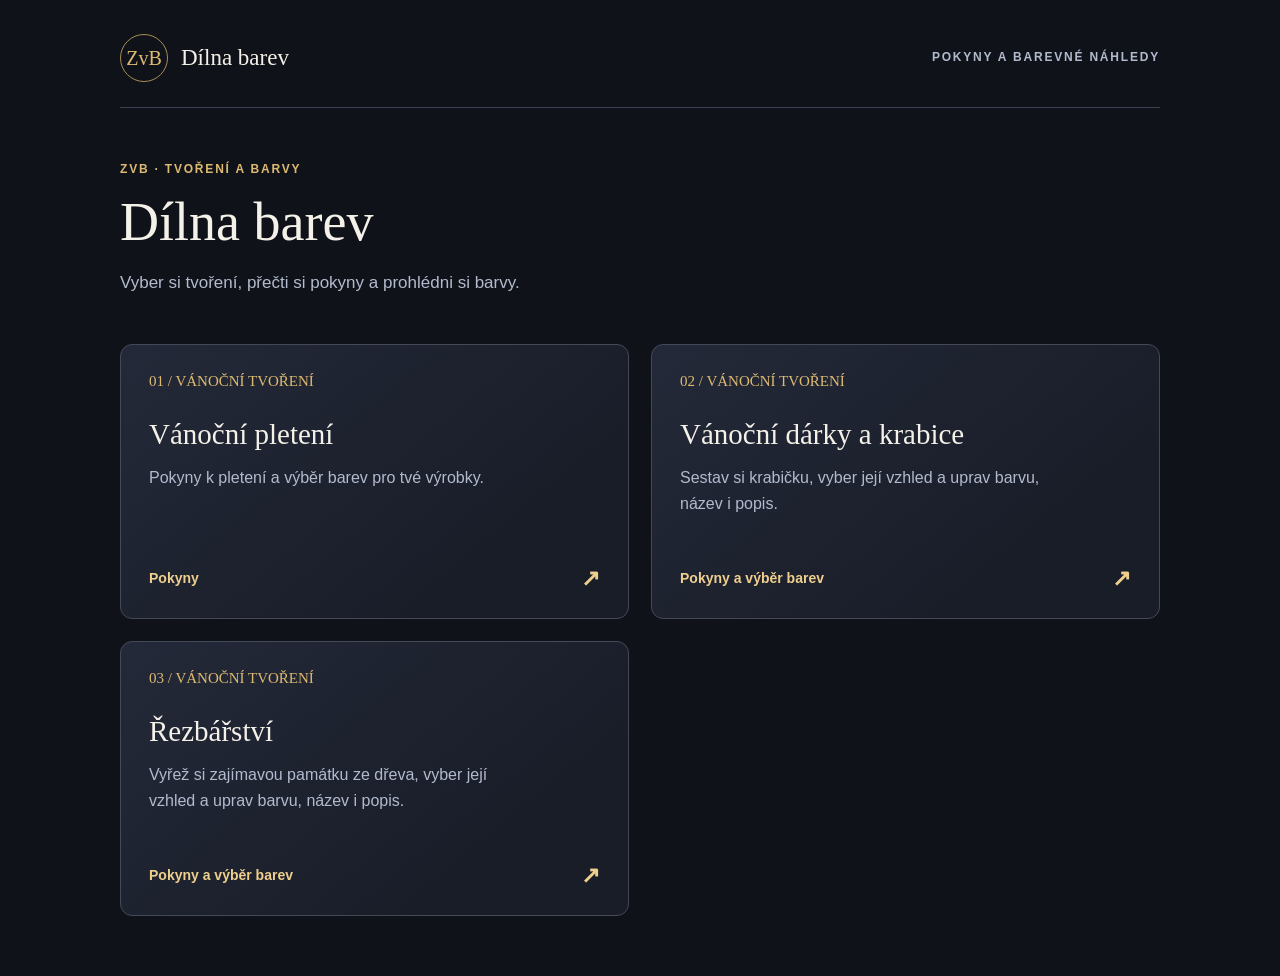
<file: index.html>
<!doctype html>

<html lang="cs">
<head>
<meta charset="utf-8">
<meta name="viewport" content="width=device-width,initial-scale=1">
<title>Dílna barev · ZvB
</title>
<meta name="description" content="Vyber si tvoření, přečti si pokyny a prohlédni si barvy.">
<link rel="stylesheet" href="style.css">
</head>
<body>
<main>
<header class="topbar">
<a class="brand" href="index.html">
<span class="monogram" aria-hidden="true">ZvB
</span>
<span class="brand-name">Dílna barev
</span>
</a>
<span class="site-label">POKYNY A BAREVNÉ NÁHLEDY
</span>
</header>
<section class="hero">
<div class="eyebrow">ZVB · TVOŘENÍ A BARVY
</div>
<h1>Dílna barev
</h1>
<p class="intro">Vyber si tvoření, přečti si pokyny a prohlédni si barvy.
</p>
</section>
<nav class="cards" aria-label="Vyber tvoření">
<a class="card" href="vanocni-pleteni.html">
<span class="card-number" aria-hidden="true">01 / VÁNOČNÍ TVOŘENÍ
</span>
<h2>Vánoční pletení
</h2>
<p>Pokyny k pletení a výběr barev pro tvé výrobky.
</p>
<span class="card-action">Pokyny 
<span class="arrow" aria-hidden="true">↗
</span>
</span>
</a>

<a class="card" href="vanocni-darky.html">
<span class="card-number" aria-hidden="true">02 / VÁNOČNÍ TVOŘENÍ
</span>
<h2>Vánoční dárky a krabice
</h2>
<p>Sestav si krabičku, vyber její vzhled a uprav barvu, název i popis.
</p>
<span class="card-action">Pokyny a výběr barev 
<span class="arrow" aria-hidden="true">↗
</span>
</span>
</a>

<a class="card" href="rezbarstvi.html">
<span class="card-number" aria-hidden="true">03 / VÁNOČNÍ TVOŘENÍ
</span>
<h2>Řezbářství
</h2>
<p>Vyřež si zajímavou památku ze dřeva, vyber její vzhled a uprav barvu, název i popis.
</p>
<span class="card-action">Pokyny a výběr barev 
<span class="arrow" aria-hidden="true">↗
</span>
</span>
</a>

</nav>
</main>
</body>
</html>
</file>
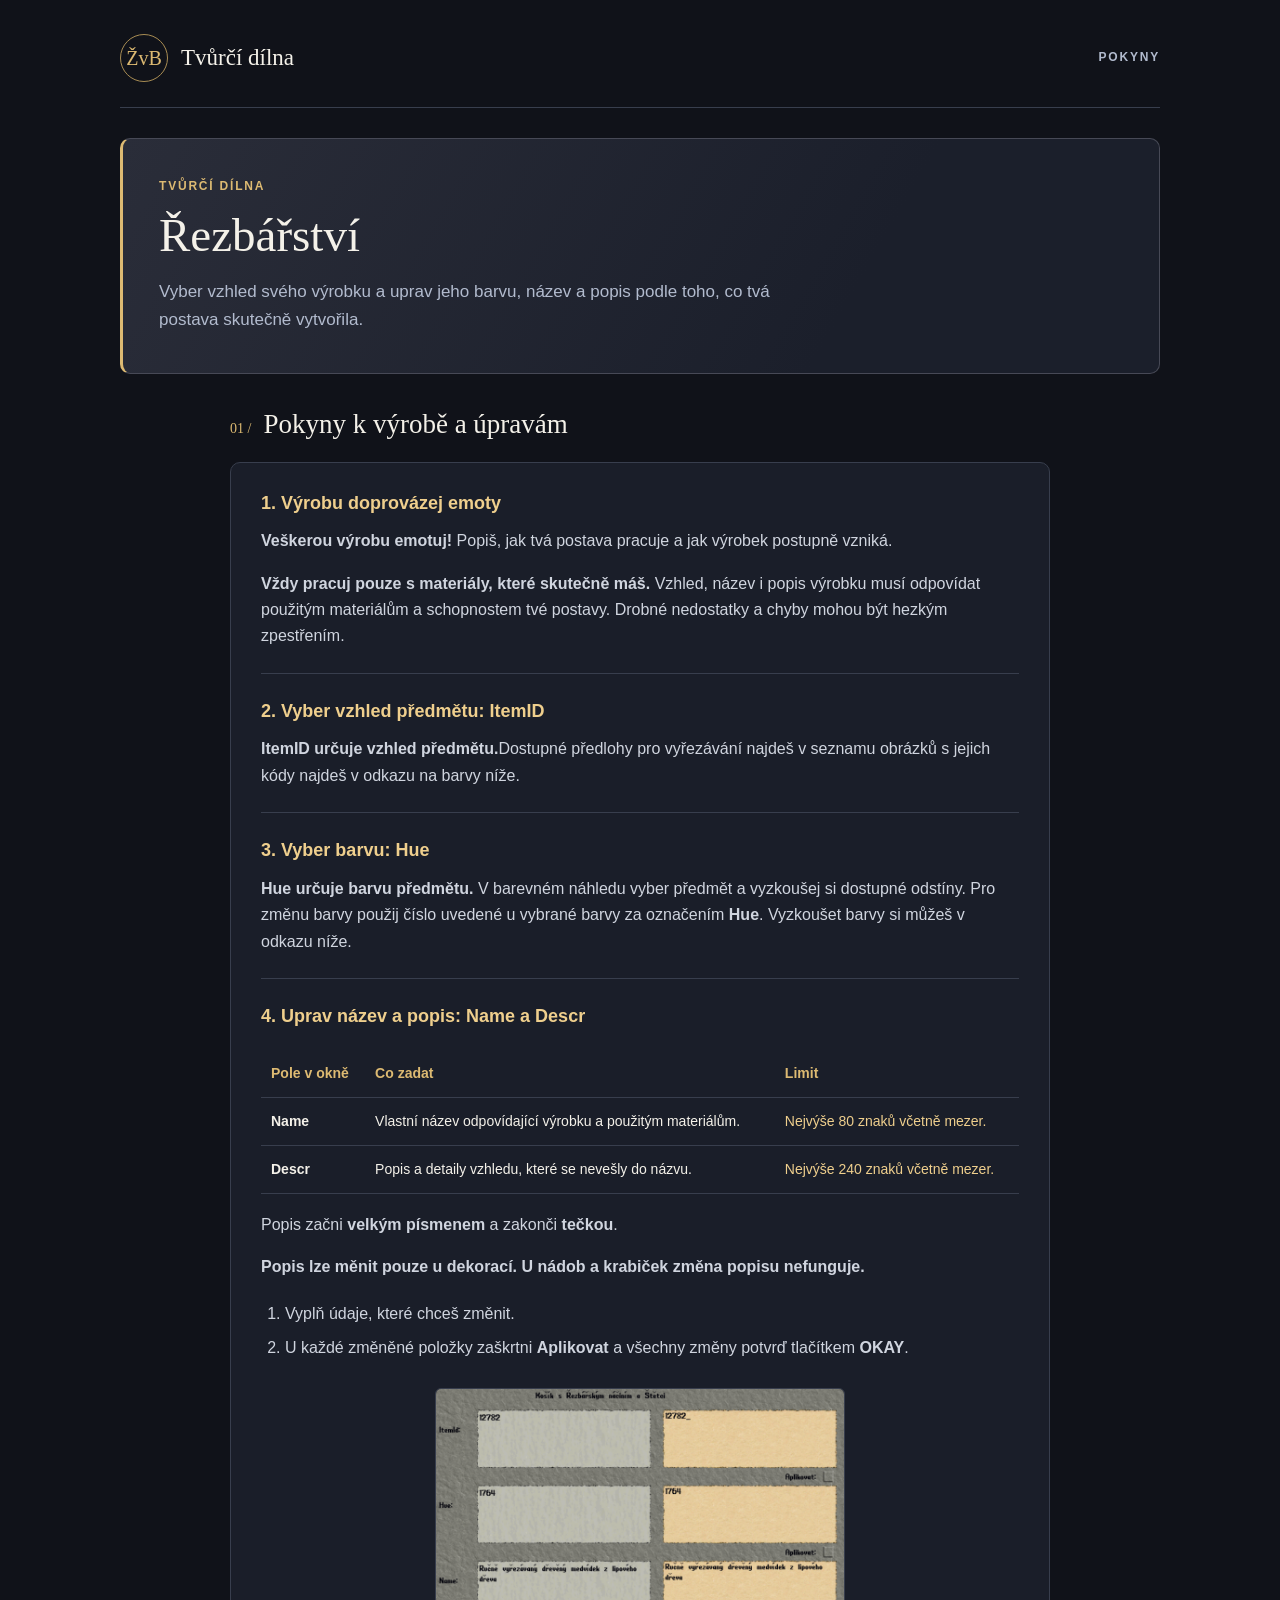
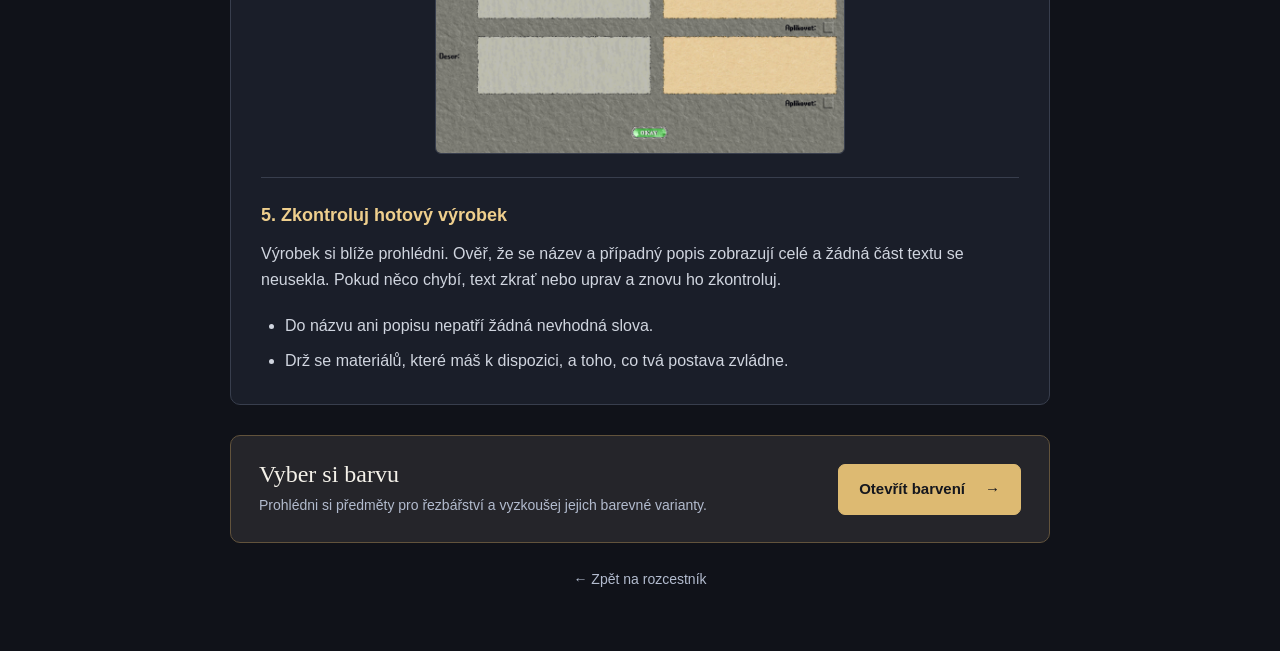
<file: rezbarstvi.html>
<!doctype html>
<html lang="cs">
<head>
  <meta charset="utf-8">
  <meta name="viewport" content="width=device-width,initial-scale=1">
  <title>Řezbářství · ŽvB</title>
  <meta name="description" content="Pokyny k řezbářství a úpravě vzhledu, barvy, názvu a popisu výrobků.">
  <link rel="stylesheet" href="style.css">
</head>
<body>
<main>
  <header class="topbar">
    <a class="brand" href="index.html"><span class="monogram" aria-hidden="true">ŽvB</span><span class="brand-name">Tvůrčí dílna</span></a>
    <span class="site-label">POKYNY</span>
  </header>
  <section class="hero article-hero">
    <div class="eyebrow">TVŮRČÍ DÍLNA</div>
    <h1>Řezbářství</h1>
    <p class="intro">Vyber vzhled svého výrobku a uprav jeho barvu, název a popis podle toho, co tvá postava skutečně vytvořila.</p>
  </section>
  <article class="article">
    <div class="section-title"><span aria-hidden="true">01 /</span><h2>Pokyny k výrobě a úpravám</h2></div>
    <div class="instructions">
      <section>
        <h3>1. Výrobu doprovázej emoty</h3>
        <p><strong>Veškerou výrobu emotuj!</strong> Popiš, jak tvá postava pracuje a jak výrobek postupně vzniká.</p>
        <p><strong>Vždy pracuj pouze s materiály, které skutečně máš.</strong> Vzhled, název i popis výrobku musí odpovídat použitým materiálům a schopnostem tvé postavy. Drobné nedostatky a chyby mohou být hezkým zpestřením.</p>
      </section>
      <section>
        <h3>2. Vyber vzhled předmětu: ItemID</h3>
        <p><strong>ItemID určuje vzhled předmětu.</strong>Dostupné předlohy pro vyřezávání najdeš v seznamu obrázků s jejich kódy najdeš v odkazu na barvy níže.</p>
      </section>
      <section>
        <h3>3. Vyber barvu: Hue</h3>
        <p><strong>Hue určuje barvu předmětu.</strong> V barevném náhledu vyber předmět a vyzkoušej si dostupné odstíny. Pro změnu barvy použij číslo uvedené u vybrané barvy za označením <strong>Hue</strong>. Vyzkoušet barvy si můžeš v odkazu níže.</p>
      </section>
      <section>
        <h3>4. Uprav název a popis: Name a Descr</h3>
        <div class="guide-table">
          <table>
            <thead><tr><th scope="col">Pole v okně</th><th scope="col">Co zadat</th><th scope="col">Limit</th></tr></thead>
            <tbody>
              <tr><th scope="row">Name</th><td>Vlastní název odpovídající výrobku a použitým materiálům.</td><td>Nejvýše 80 znaků včetně mezer.</td></tr>
              <tr><th scope="row">Descr</th><td>Popis a detaily vzhledu, které se nevešly do názvu.</td><td>Nejvýše 240 znaků včetně mezer.</td></tr>
            </tbody>
          </table>
        </div>
        <p>Popis začni <strong>velkým písmenem</strong> a zakonči <strong>tečkou</strong>.</p>
        <p><strong>Popis lze měnit pouze u dekorací. U nádob a krabiček změna popisu nefunguje.</strong></p>
        <ol>
          <li>Vyplň údaje, které chceš změnit.</li>
          <li>U každé změněné položky zaškrtni <strong>Aplikovat</strong> a všechny změny potvrď tlačítkem <strong>OKAY</strong>.</li>
        </ol>
		<figure class="guide-figure">
		<img src="images/rezbarstvi-upravy.png" alt="Součásti sady na výrobu krabice v otevřeném batohu." width="410" height="320" loading="lazy" decoding="async">
		</figure>
      </section>
      <section>
        <h3>5. Zkontroluj hotový výrobek</h3>
        <p>Výrobek si blíže prohlédni. Ověř, že se název a případný popis zobrazují celé a žádná část textu se neusekla. Pokud něco chybí, text zkrať nebo uprav a znovu ho zkontroluj.</p>
        <ul>
          <li>Do názvu ani popisu nepatří žádná nevhodná slova.</li>
          <li>Drž se materiálů, které máš k dispozici, a toho, co tvá postava zvládne.</li>
        </ul>
      </section>
    </div>
    <section class="palette-link">
      <div><h2>Vyber si barvu</h2><p>Prohlédni si předměty pro řezbářství a vyzkoušej jejich barevné varianty.</p></div>
      <a class="button" href="barvy-rezbarstvi.html">Otevřít barvení <span aria-hidden="true">→</span></a>
    </section>
    <a class="other" href="index.html">← Zpět na rozcestník</a>
  </article>
</main>
</body>
</html>
</file>
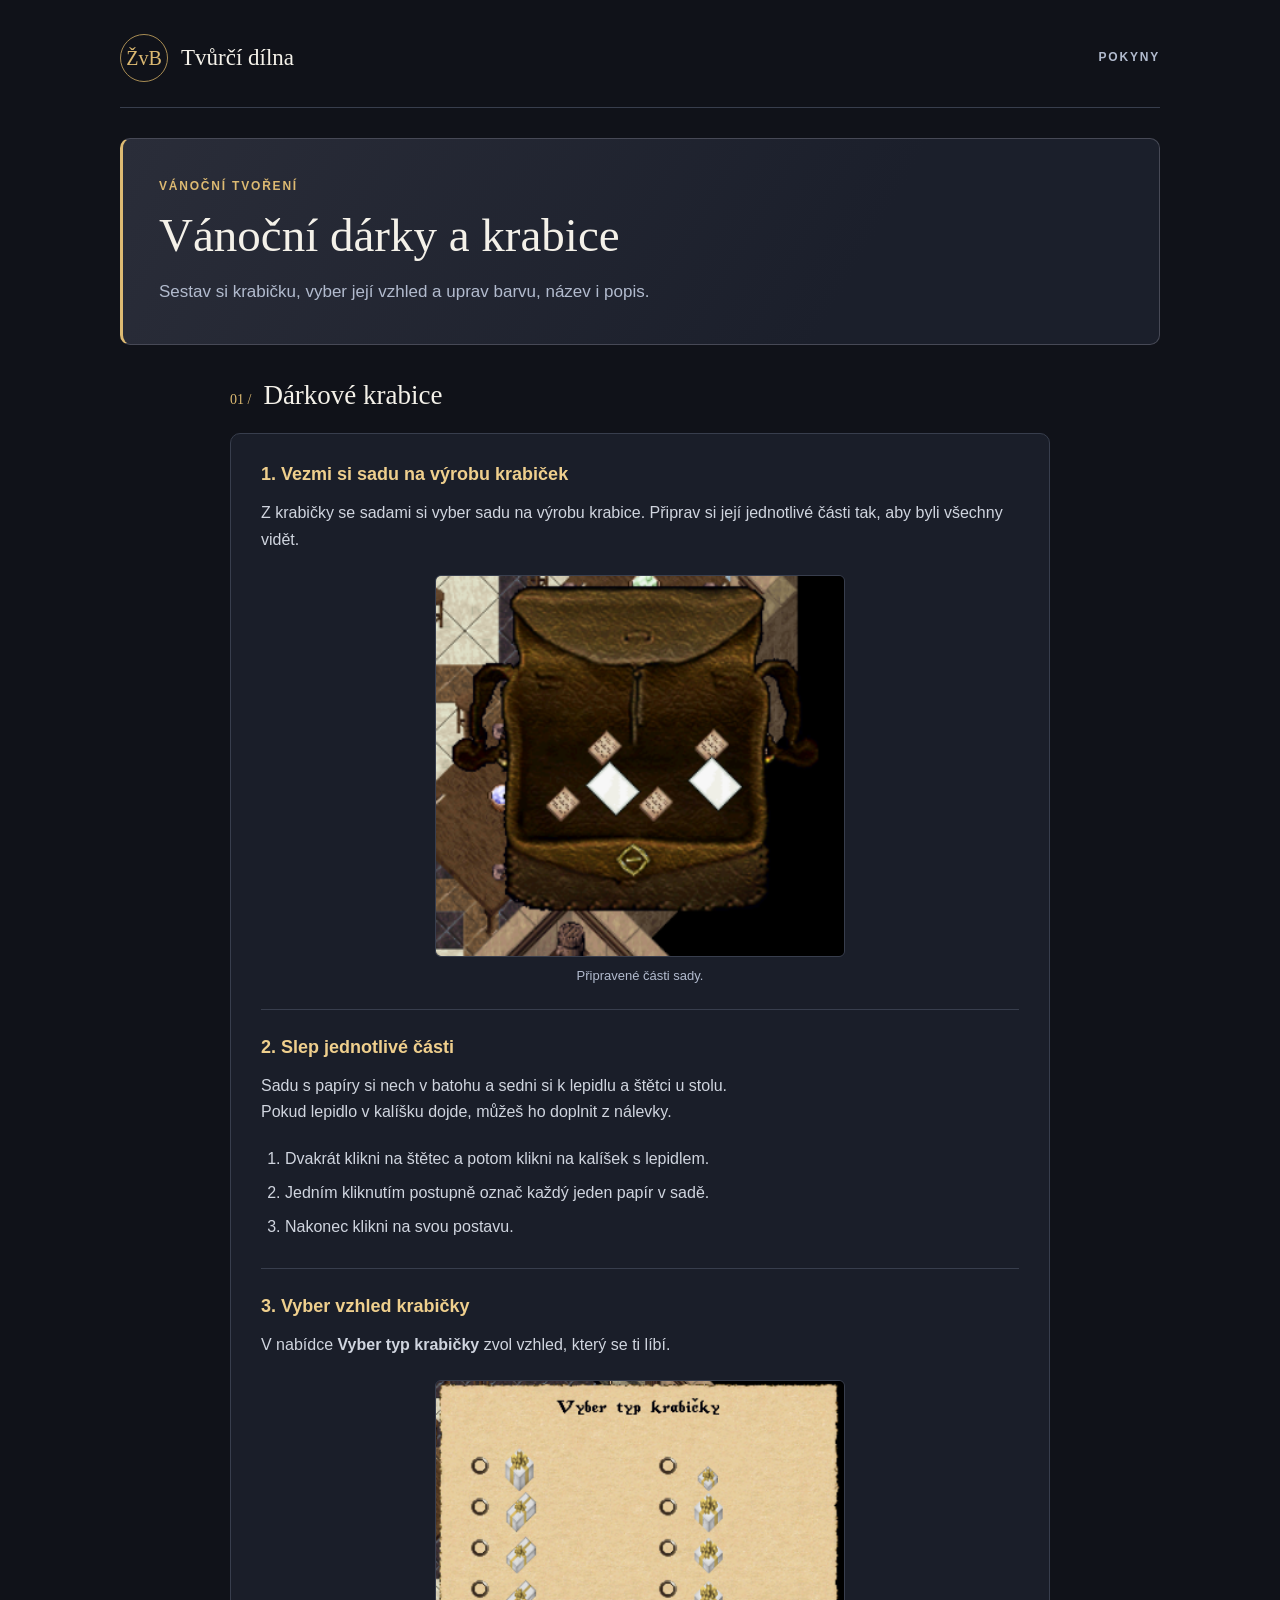
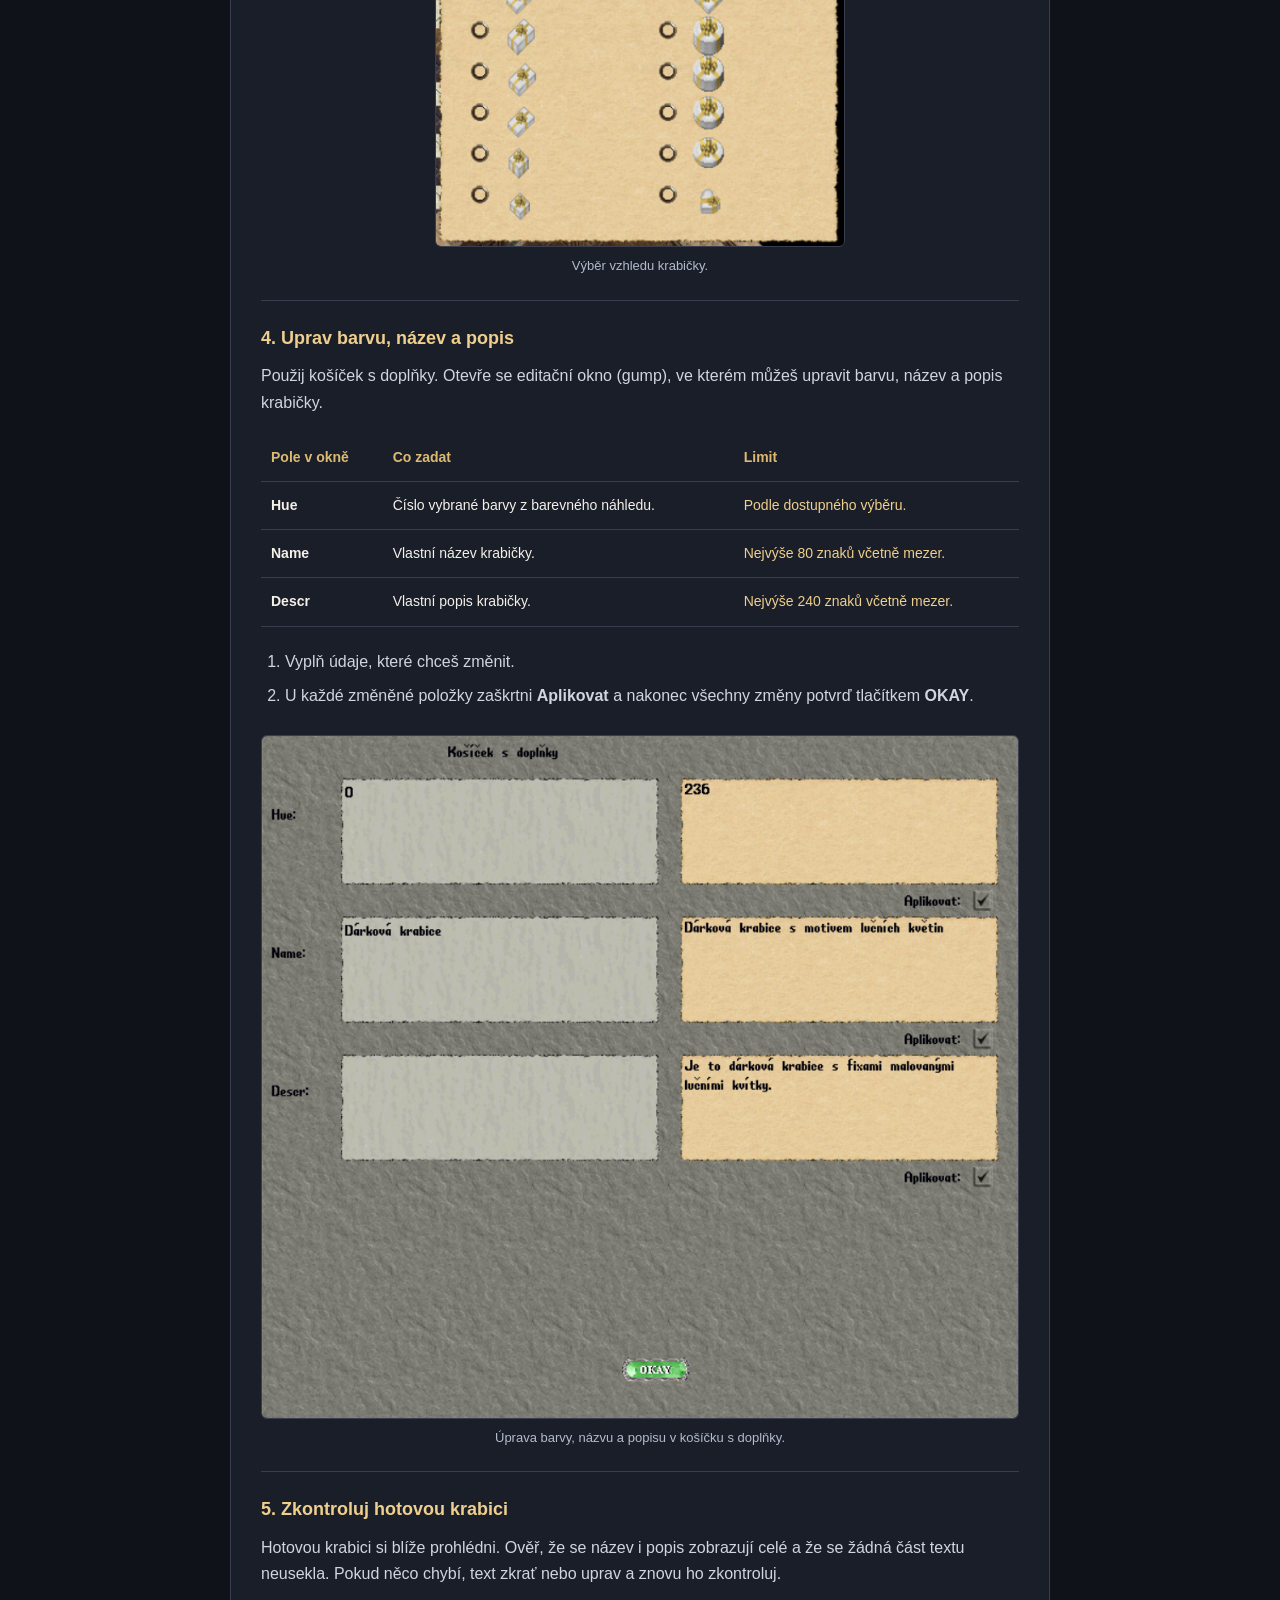
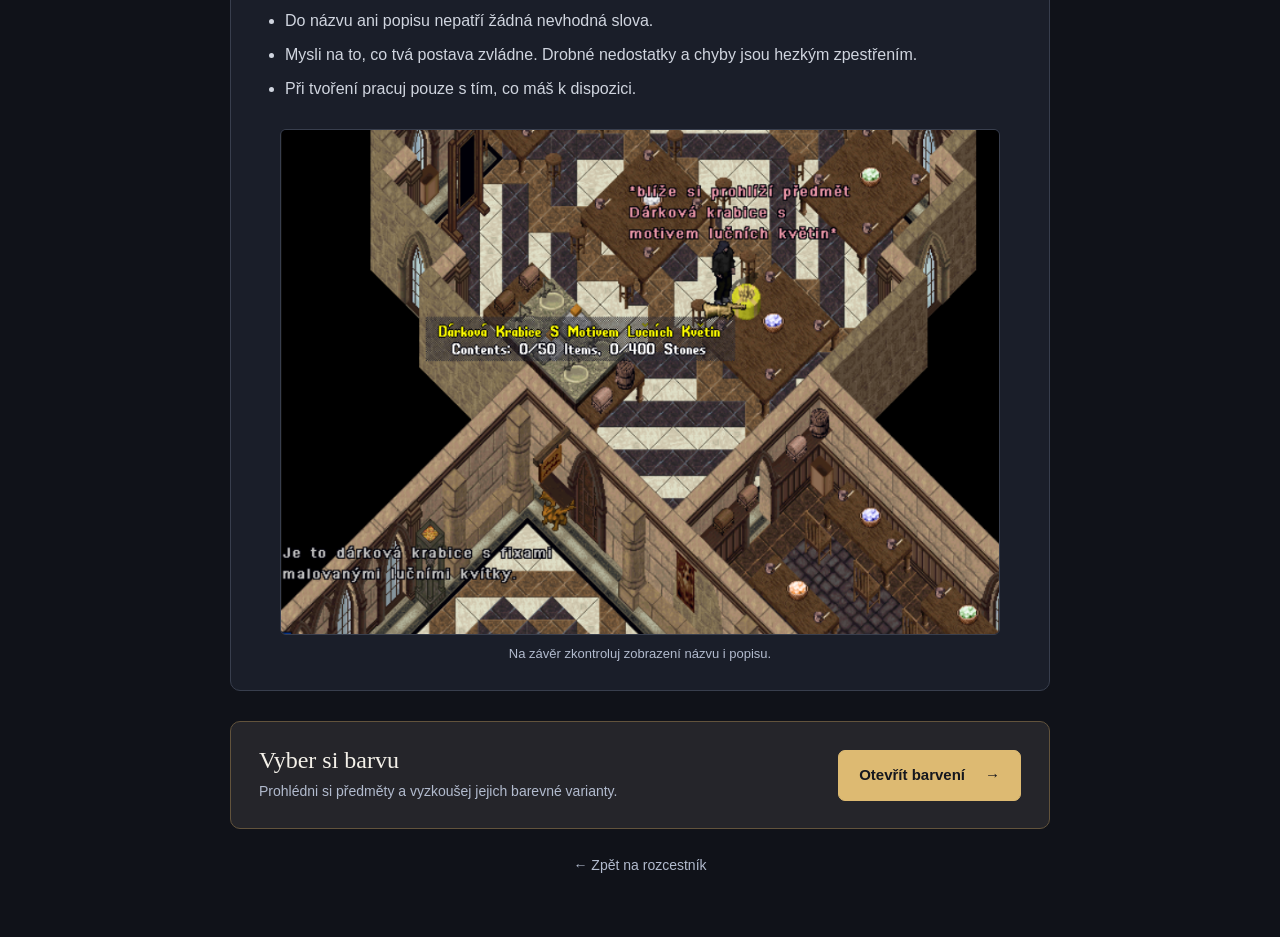
<file: vanocni-darky.html>
<!doctype html>
<html lang="cs"><head><meta charset="utf-8"><meta name="viewport" content="width=device-width,initial-scale=1"><title>Vánoční dárky a krabice · ZvB</title><meta name="description" content="Sestav si krabičku, vyber její vzhled a uprav barvu, název i popis."><link rel="stylesheet" href="style.css"></head><body><main><header class="topbar"><a class="brand" href="index.html"><span class="monogram" aria-hidden="true">ŽvB</span><span class="brand-name">Tvůrčí dílna</span></a><span class="site-label">POKYNY</span></header><section class="hero article-hero"><div class="eyebrow">VÁNOČNÍ TVOŘENÍ</div><h1>Vánoční dárky a krabice</h1><p class="intro">Sestav si krabičku, vyber její vzhled a uprav barvu, název i popis.</p></section><article class="article"><div class="section-title"><span aria-hidden="true">01 /</span><h2>Dárkové krabice</h2></div><div class="instructions"><section><h3>1. Vezmi si sadu na výrobu krabiček</h3><p>Z krabičky se sadami si vyber sadu na výrobu krabice. Připrav si její jednotlivé části tak, aby byli všechny vidět.</p><figure class="guide-figure"><img src="images/krabice-sada.png" alt="Součásti sady na výrobu krabice v otevřeném batohu." width="410" height="320" loading="lazy" decoding="async"><figcaption>Připravené části sady.</figcaption></figure></section><section><h3>2. Slep jednotlivé části</h3><p>Sadu s papíry si nech v batohu a sedni si k lepidlu a štětci u stolu.<br>Pokud lepidlo v kalíšku dojde, můžeš ho doplnit z nálevky.</p><ol><li>Dvakrát klikni na štětec a potom klikni na kalíšek s lepidlem.</li><li>Jedním kliknutím postupně označ každý jeden papír v sadě.</li><li>Nakonec klikni na svou postavu.</li></ol></section><section><h3>3. Vyber vzhled krabičky</h3><p>V nabídce <b>Vyber typ krabičky</b> zvol vzhled, který se ti líbí.</p><figure class="guide-figure"><img src="images/krabice-vyber.png" alt="Herní nabídka Vyber typ krabičky s různými tvary krabic." width="410" height="470" loading="lazy" decoding="async"><figcaption>Výběr vzhledu krabičky.</figcaption></figure></section><section><h3>4. Uprav barvu, název a popis</h3><p>Použij košíček s doplňky. Otevře se editační okno (gump), ve kterém můžeš upravit barvu, název a popis krabičky.</p><div class="guide-table"><table><thead><tr><th scope="col">Pole v okně</th><th scope="col">Co zadat</th><th scope="col">Limit</th></tr></thead><tbody><tr><th scope="row">Hue</th><td>Číslo vybrané barvy z barevného náhledu.</td><td>Podle dostupného výběru.</td></tr><tr><th scope="row">Name</th><td>Vlastní název krabičky.</td><td>Nejvýše 80 znaků včetně mezer.</td></tr><tr><th scope="row">Descr</th><td>Vlastní popis krabičky.</td><td>Nejvýše 240 znaků včetně mezer.</td></tr></tbody></table></div><ol><li>Vyplň údaje, které chceš změnit.</li><li>U každé změněné položky zaškrtni <b>Aplikovat</b> a nakonec všechny změny potvrď tlačítkem <b>OKAY</b>.</li></ol><figure class="guide-figure"><img src="images/krabice-upravy.png" alt="Košíček s doplňky: pole Hue, Name a Descr a zaškrtávací políčka Aplikovat." width="822" height="522" loading="lazy" decoding="async"><figcaption>Úprava barvy, názvu a popisu v košíčku s doplňky.</figcaption></figure></section><section><h3>5. Zkontroluj hotovou krabici</h3><p>Hotovou krabici si blíže prohlédni. Ověř, že se název i popis zobrazují celé a že se žádná část textu neusekla. Pokud něco chybí, text zkrať nebo uprav a znovu ho zkontroluj.</p><ul><li>Do názvu ani popisu nepatří žádná nevhodná slova.</li><li>Mysli na to, co tvá postava zvládne. Drobné nedostatky a chyby jsou hezkým zpestřením.</li><li>Při tvoření pracuj pouze s tím, co máš k dispozici.</li></ul><figure class="guide-figure"><img src="images/krabice-kontrola.png" alt="Bližší prohlídka hotové krabice: název nad postavou a popis dole v herním okně." width="720" height="485" loading="lazy" decoding="async"><figcaption>Na závěr zkontroluj zobrazení názvu i popisu.</figcaption></figure></section></div><section class="palette-link"><div><h2>Vyber si barvu</h2><p>Prohlédni si předměty a vyzkoušej jejich barevné varianty.</p></div><a class="button" href="barvy-darky.html">Otevřít barvení <span aria-hidden="true">→</span></a></section><a class="other" href="index.html">← Zpět na rozcestník</a></article></main></body></html>
</file>
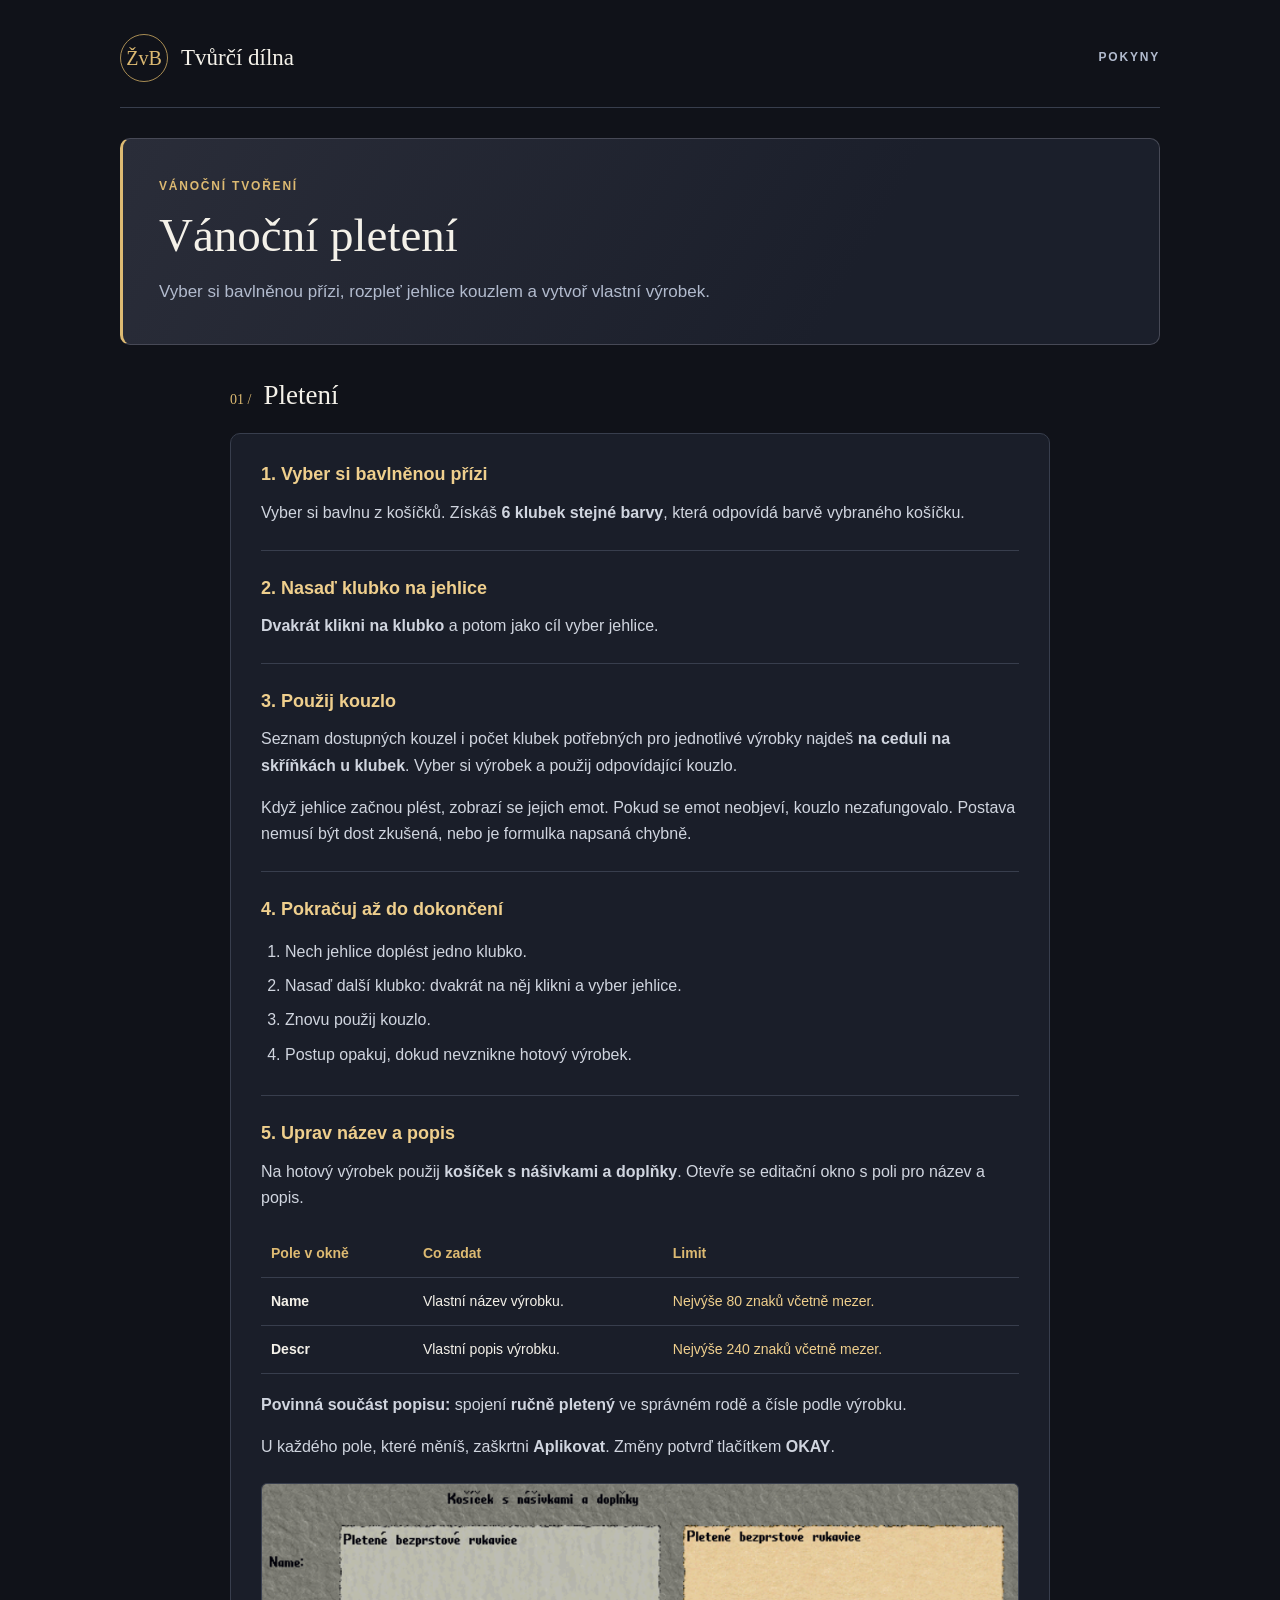
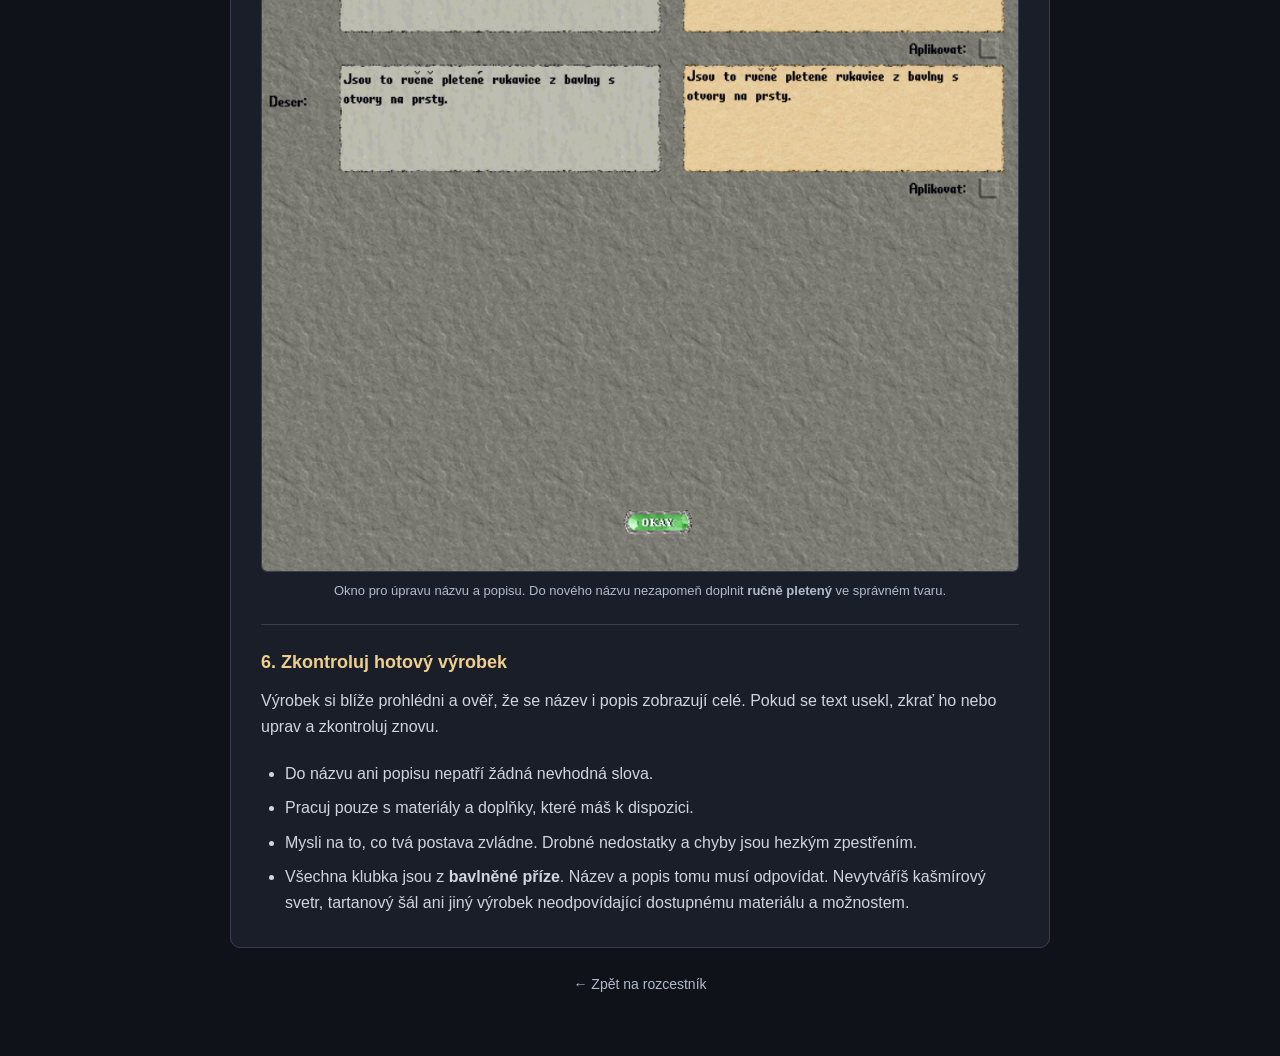
<file: vanocni-pleteni.html>
<!doctype html>
<html lang="cs">
<head>
  <meta charset="utf-8">
  <meta name="viewport" content="width=device-width, initial-scale=1">
  <title>Vánoční pletení · ŽvB</title>
  <meta name="description" content="Návod na kouzelné pletení z bavlněné příze a úpravu názvu a popisu hotového výrobku.">
  <link rel="stylesheet" href="style.css">
</head>
<body>
<main>
  <header class="topbar">
    <a class="brand" href="index.html"><span class="monogram" aria-hidden="true">ŽvB</span><span class="brand-name">Tvůrčí dílna</span></a>
    <span class="site-label">POKYNY</span>
  </header>
  <section class="hero article-hero">
    <div class="eyebrow">VÁNOČNÍ TVOŘENÍ</div>
    <h1>Vánoční pletení</h1>
    <p class="intro">Vyber si bavlněnou přízi, rozpleť jehlice kouzlem a vytvoř vlastní výrobek.</p>
  </section>
  <article class="article">
    <div class="section-title"><span aria-hidden="true">01 /</span><h2>Pletení</h2></div>
    <div class="instructions">
      <section>
        <h3>1. Vyber si bavlněnou přízi</h3>
        <p>Vyber si bavlnu z košíčků. Získáš <strong>6 klubek stejné barvy</strong>, která odpovídá barvě vybraného košíčku.</p>
      </section>
      <section>
        <h3>2. Nasaď klubko na jehlice</h3>
        <p><strong>Dvakrát klikni na klubko</strong> a potom jako cíl vyber jehlice.</p>
      </section>
      <section>
        <h3>3. Použij kouzlo</h3>
        <p>Seznam dostupných kouzel i počet klubek potřebných pro jednotlivé výrobky najdeš <strong>na ceduli na skříňkách u klubek</strong>. Vyber si výrobek a použij odpovídající kouzlo.</p>
        <p>Když jehlice začnou plést, zobrazí se jejich emot. Pokud se emot neobjeví, kouzlo nezafungovalo. Postava nemusí být dost zkušená, nebo je formulka napsaná chybně.</p>
      </section>
      <section>
        <h3>4. Pokračuj až do dokončení</h3>
        <ol>
          <li>Nech jehlice doplést jedno klubko.</li>
          <li>Nasaď další klubko: dvakrát na něj klikni a vyber jehlice.</li>
          <li>Znovu použij kouzlo.</li>
          <li>Postup opakuj, dokud nevznikne hotový výrobek.</li>
        </ol>
      </section>
      <section>
        <h3>5. Uprav název a popis</h3>
        <p>Na hotový výrobek použij <strong>košíček s nášivkami a doplňky</strong>. Otevře se editační okno s poli pro název a popis.</p>
        <div class="guide-table"><table><thead><tr><th scope="col">Pole v okně</th><th scope="col">Co zadat</th><th scope="col">Limit</th></tr></thead><tbody><tr><th scope="row">Name</th><td>Vlastní název výrobku.</td><td>Nejvýše 80 znaků včetně mezer.</td></tr><tr><th scope="row">Descr</th><td>Vlastní popis výrobku.</td><td>Nejvýše 240 znaků včetně mezer.</td></tr></tbody></table></div>
        <p><strong>Povinná součást popisu:</strong> spojení <strong>ručně pletený</strong> ve správném rodě a čísle podle výrobku. 
        <p>U každého pole, které měníš, zaškrtni <strong>Aplikovat</strong>. Změny potvrď tlačítkem <strong>OKAY</strong>.</p>
        <figure class="guide-figure">
          <img src="images/pleteni-upravy.png" alt="Košíček s nášivkami a doplňky: pole Name a Descr, políčka Aplikovat a potvrzovací tlačítko OKAY." width="880" height="800" loading="lazy" decoding="async">
          <figcaption>Okno pro úpravu názvu a popisu. Do nového názvu nezapomeň doplnit <strong>ručně pletený</strong> ve správném tvaru.</figcaption>
        </figure>
      </section>
      <section>
        <h3>6. Zkontroluj hotový výrobek</h3>
        <p>Výrobek si blíže prohlédni a ověř, že se název i popis zobrazují celé. Pokud se text usekl, zkrať ho nebo uprav a zkontroluj znovu.</p>
        <ul>
          <li>Do názvu ani popisu nepatří žádná nevhodná slova.</li>
          <li>Pracuj pouze s materiály a doplňky, které máš k dispozici.</li>
		  <li>Mysli na to, co tvá postava zvládne. Drobné nedostatky a chyby jsou hezkým zpestřením.</li>
          <li>Všechna klubka jsou z <strong>bavlněné příze</strong>. Název a popis tomu musí odpovídat. Nevytváříš kašmírový svetr, tartanový šál ani jiný výrobek neodpovídající dostupnému materiálu a možnostem.</li>
        </ul>
      </section>
    </div>
    <a class="other" href="index.html">← Zpět na rozcestník</a>
  </article>
</main>
</body>
</html>
</file>
<file: style.css>
:root{color-scheme:dark;--bg:#101219;--panel:#1a1e29;--text:#f4f1e9;--muted:#b2bbce;--gold:#ddba72;--line:#383e4d}
*{box-sizing:border-box}body{margin:0;background:var(--bg);color:var(--text);font:16px/1.65 'Segoe UI',sans-serif}a{color:inherit;text-decoration:none}a:focus-visible{outline:2px solid var(--gold);outline-offset:5px}main{max-width:1100px;margin:auto;padding:34px 30px 60px}.topbar{display:flex;align-items:center;justify-content:space-between;gap:20px;padding-bottom:25px;border-bottom:1px solid var(--line)}.brand{display:inline-flex;align-items:center;gap:13px}.monogram{display:grid;place-items:center;width:48px;height:48px;border:1px solid #a88c53;border-radius:50%;font:20px Georgia;color:var(--gold)}.brand-name{font:23px Georgia}.site-label,.eyebrow{font-size:12px;letter-spacing:.15em;color:var(--gold);font-weight:600}.site-label{color:var(--muted)}.hero{position:relative;padding:52px 0 33px}.hero h1{font:clamp(34px,5vw,54px)/1.12 Georgia;margin:12px 0 17px;max-width:840px;overflow-wrap:anywhere}.intro{color:var(--muted);max-width:660px;margin:0;font-size:17px}.cards{display:grid;grid-template-columns:1fr 1fr;gap:22px;margin-top:14px}.card{display:flex;flex-direction:column;position:relative;min-height:275px;padding:28px;background:linear-gradient(140deg,#242939,#191d28 75%);border:1px solid #454857;border-radius:12px;transition:border-color .15s,transform .15s}.card:hover{border-color:var(--gold);transform:translateY(-3px)}.card-number{font:15px Georgia;color:var(--gold);margin-bottom:26px}.card h2{font:29px/1.25 Georgia;margin:0 0 12px}.card p{color:var(--muted);margin:0 0 28px;max-width:360px}.card-action{margin-top:auto;display:flex;justify-content:space-between;align-items:center;color:#efcf8d;font-size:14px;font-weight:600}.arrow{font-size:23px;line-height:1}.back{display:inline-flex;gap:8px;color:var(--muted);font-size:14px}.back:hover{color:var(--gold)}.article-hero{margin-top:30px;padding:38px 36px;background:linear-gradient(120deg,#2a2d39,#1b1f2b 70%);border:1px solid #474956;border-left:3px solid var(--gold);border-radius:10px}.article-hero h1{font-size:clamp(32px,4.5vw,47px)}.article{max-width:820px;margin:35px auto 0}.section-title{display:flex;gap:12px;align-items:baseline;margin-bottom:22px}.section-title span{font:14px Georgia;color:var(--gold)}.section-title h2{font:27px Georgia;margin:0}.instructions{background:var(--panel);border:1px solid var(--line);border-radius:10px;padding:26px 30px}.instructions h3{font-size:18px;margin:0 0 10px;color:#efcf8d}.instructions p{margin:0 0 16px;color:#d0d5df}.instructions p:last-child{margin-bottom:0}.instructions section+section{border-top:1px solid var(--line);padding-top:23px;margin-top:23px}.instructions ul,.instructions ol{padding-left:24px;margin:10px 0 0}.instructions li{padding:4px 0;color:#d0d5df}.pending{color:var(--muted)}.pending strong{font-weight:600;color:#e5d2a8}.palette-link{display:flex;align-items:center;justify-content:space-between;gap:24px;margin-top:30px;padding:25px 28px;border:1px solid #62533c;border-radius:10px;background:#25252a}.palette-link h2{font:24px Georgia;margin:0 0 6px}.palette-link p{color:var(--muted);margin:0;font-size:14px}.button{display:inline-flex;align-items:center;justify-content:center;gap:20px;white-space:nowrap;padding:12px 20px;border:1px solid var(--gold);border-radius:7px;background:var(--gold);color:#15171e;font-weight:650;font-size:15px}.button:hover{background:#ecd097}.other{display:block;margin:25px 0 0;text-align:center;font-size:14px;color:var(--muted)}.other:hover{color:var(--gold)}.empty{margin:60px auto 0;max-width:650px}.empty h1{font:36px Georgia;margin:0 0 16px}.empty p{color:var(--muted);margin-bottom:26px}@media(prefers-reduced-motion:reduce){.card{transition:none}.card:hover{transform:none}}@media(max-width:650px){main{padding:22px 18px 38px}.site-label{display:none}.hero{padding:35px 0 22px}.cards{grid-template-columns:1fr;gap:15px}.card{padding:24px;min-height:235px}.card-number{margin-bottom:18px}.article-hero{padding:25px 23px}.instructions{padding:22px}.palette-link{align-items:stretch;flex-direction:column;padding:23px}.button{white-space:normal}.article{margin-top:25px}.topbar{gap:12px}.brand-name{font-size:20px}.back{font-size:13px}}

.guide-figure{margin:22px 0 0}.guide-figure img{display:block;max-width:100%;height:auto;margin:0 auto;border:1px solid var(--line);border-radius:6px}.guide-figure figcaption{text-align:center;font-size:13px;color:var(--muted);margin-top:8px}.guide-table{overflow-x:auto;margin:18px 0}.guide-table table{width:100%;border-collapse:collapse;font-size:14px;text-align:left}.guide-table th,.guide-table td{padding:12px 10px;border-bottom:1px solid var(--line);vertical-align:top}.guide-table thead th{color:var(--gold)}.guide-table tbody th{font-weight:600}.guide-table td:last-child{color:#efcf8d}.guide-link{color:var(--gold);text-decoration:underline;text-underline-offset:4px}.guide-link:hover{color:#fff0cc}@media(max-width:450px){.guide-table th,.guide-table td{padding:9px 5px;font-size:12px}}
</file>
